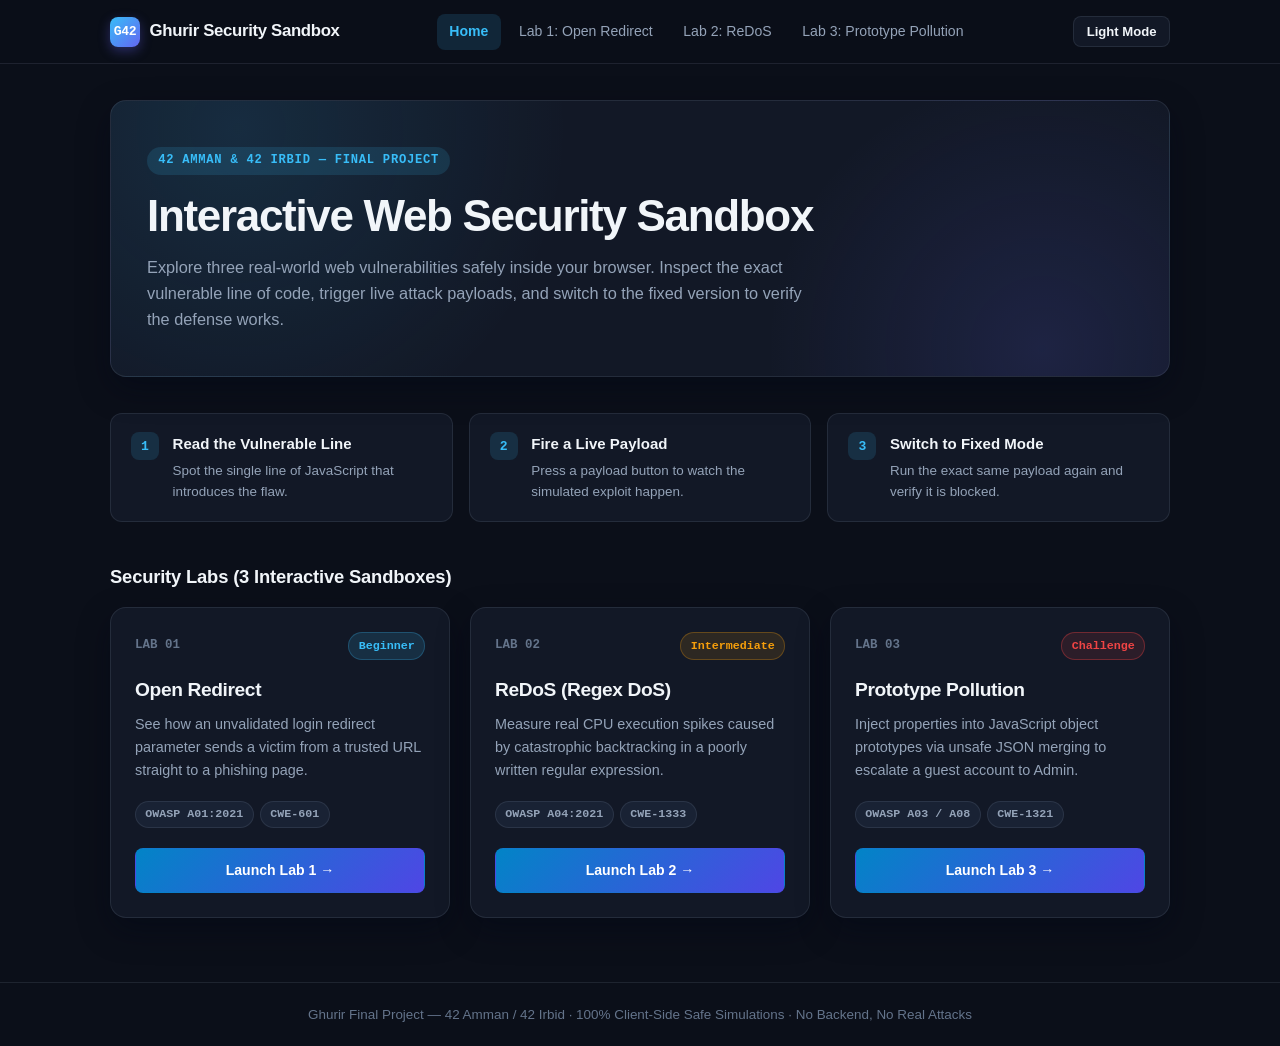
<file: index.html>
<!DOCTYPE html>
<html lang="en">
<head>
  <meta charset="UTF-8">
  <meta name="viewport" content="width=device-width, initial-scale=1.0">
  <title>Ghurir — Interactive Web Security Sandbox</title>
  <link rel="stylesheet" href="css/style.css">
  <script src="js/main.js"></script>
</head>
<body>
  <header class="navbar">
    <div class="nav-inner">
      <a class="brand" href="index.html">
        <span class="brand-mark">G42</span>
        <span>Ghurir Security Sandbox</span>
      </a>
      <nav class="nav-links" aria-label="Primary Navigation">
        <a class="nav-link active" href="index.html">Home</a>
        <a class="nav-link" href="lab-open-redirect.html">Lab 1: Open Redirect</a>
        <a class="nav-link" href="lab-redos.html">Lab 2: ReDoS</a>
        <a class="nav-link" href="lab-prototype-pollution.html">Lab 3: Prototype Pollution</a>
      </nav>
      <button id="themeToggle" class="theme-toggle" type="button">Light Mode</button>
    </div>
  </header>

  <main class="container">
    <section class="hero">
      <span class="eyebrow">42 Amman &amp; 42 Irbid — Final Project</span>
      <h1>Interactive Web Security Sandbox</h1>
      <p>
        Explore three real-world web vulnerabilities safely inside your browser. Inspect the exact vulnerable line of code, trigger live attack payloads, and switch to the fixed version to verify the defense works.
      </p>
    </section>

    <section class="steps-strip" aria-label="How to use this sandbox">
      <div class="step-card">
        <span class="step-num">1</span>
        <div>
          <h3>Read the Vulnerable Line</h3>
          <p>Spot the single line of JavaScript that introduces the flaw.</p>
        </div>
      </div>
      <div class="step-card">
        <span class="step-num">2</span>
        <div>
          <h3>Fire a Live Payload</h3>
          <p>Press a payload button to watch the simulated exploit happen.</p>
        </div>
      </div>
      <div class="step-card">
        <span class="step-num">3</span>
        <div>
          <h3>Switch to Fixed Mode</h3>
          <p>Run the exact same payload again and verify it is blocked.</p>
        </div>
      </div>
    </section>

    <h2 class="section-heading">Security Labs (3 Interactive Sandboxes)</h2>
    <section class="labs-grid">
      <article class="lab-card">
        <div>
          <div class="card-top">
            <span class="lab-index">LAB 01</span>
            <span class="badge badge-blue">Beginner</span>
          </div>
          <h2>Open Redirect</h2>
          <p>
            See how an unvalidated login redirect parameter sends a victim from a trusted URL straight to a phishing page.
          </p>
          <div class="meta-badges">
            <span class="badge badge-neutral">OWASP A01:2021</span>
            <span class="badge badge-neutral">CWE-601</span>
          </div>
        </div>
        <a class="btn btn-primary" href="lab-open-redirect.html">Launch Lab 1 &rarr;</a>
      </article>

      <article class="lab-card">
        <div>
          <div class="card-top">
            <span class="lab-index">LAB 02</span>
            <span class="badge badge-amber">Intermediate</span>
          </div>
          <h2>ReDoS (Regex DoS)</h2>
          <p>
            Measure real CPU execution spikes caused by catastrophic backtracking in a poorly written regular expression.
          </p>
          <div class="meta-badges">
            <span class="badge badge-neutral">OWASP A04:2021</span>
            <span class="badge badge-neutral">CWE-1333</span>
          </div>
        </div>
        <a class="btn btn-primary" href="lab-redos.html">Launch Lab 2 &rarr;</a>
      </article>

      <article class="lab-card">
        <div>
          <div class="card-top">
            <span class="lab-index">LAB 03</span>
            <span class="badge badge-red">Challenge</span>
          </div>
          <h2>Prototype Pollution</h2>
          <p>
            Inject properties into JavaScript object prototypes via unsafe JSON merging to escalate a guest account to Admin.
          </p>
          <div class="meta-badges">
            <span class="badge badge-neutral">OWASP A03 / A08</span>
            <span class="badge badge-neutral">CWE-1321</span>
          </div>
        </div>
        <a class="btn btn-primary" href="lab-prototype-pollution.html">Launch Lab 3 &rarr;</a>
      </article>
    </section>
  </main>

  <footer class="footer">
    Ghurir Final Project — 42 Amman / 42 Irbid &middot; 100% Client-Side Safe Simulations &middot; No Backend, No Real Attacks
  </footer>
</body>
</html>
</file>
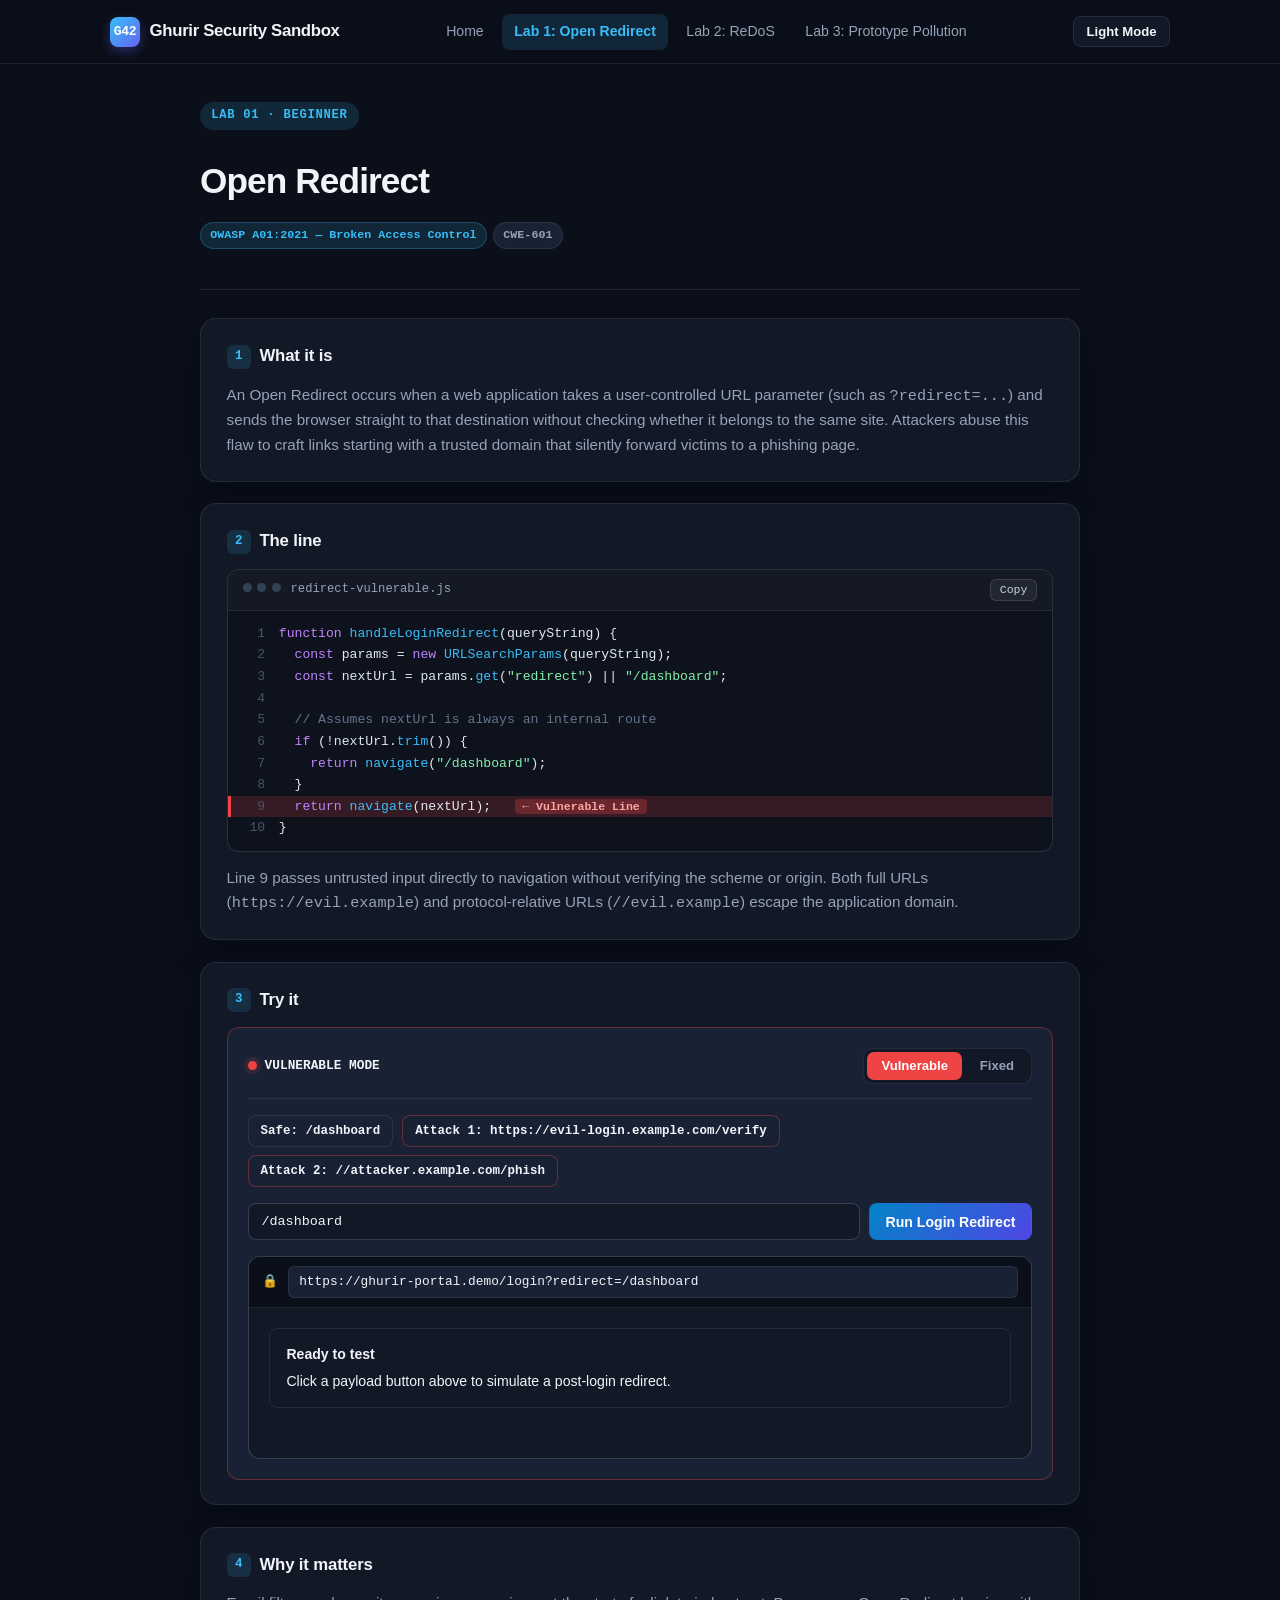
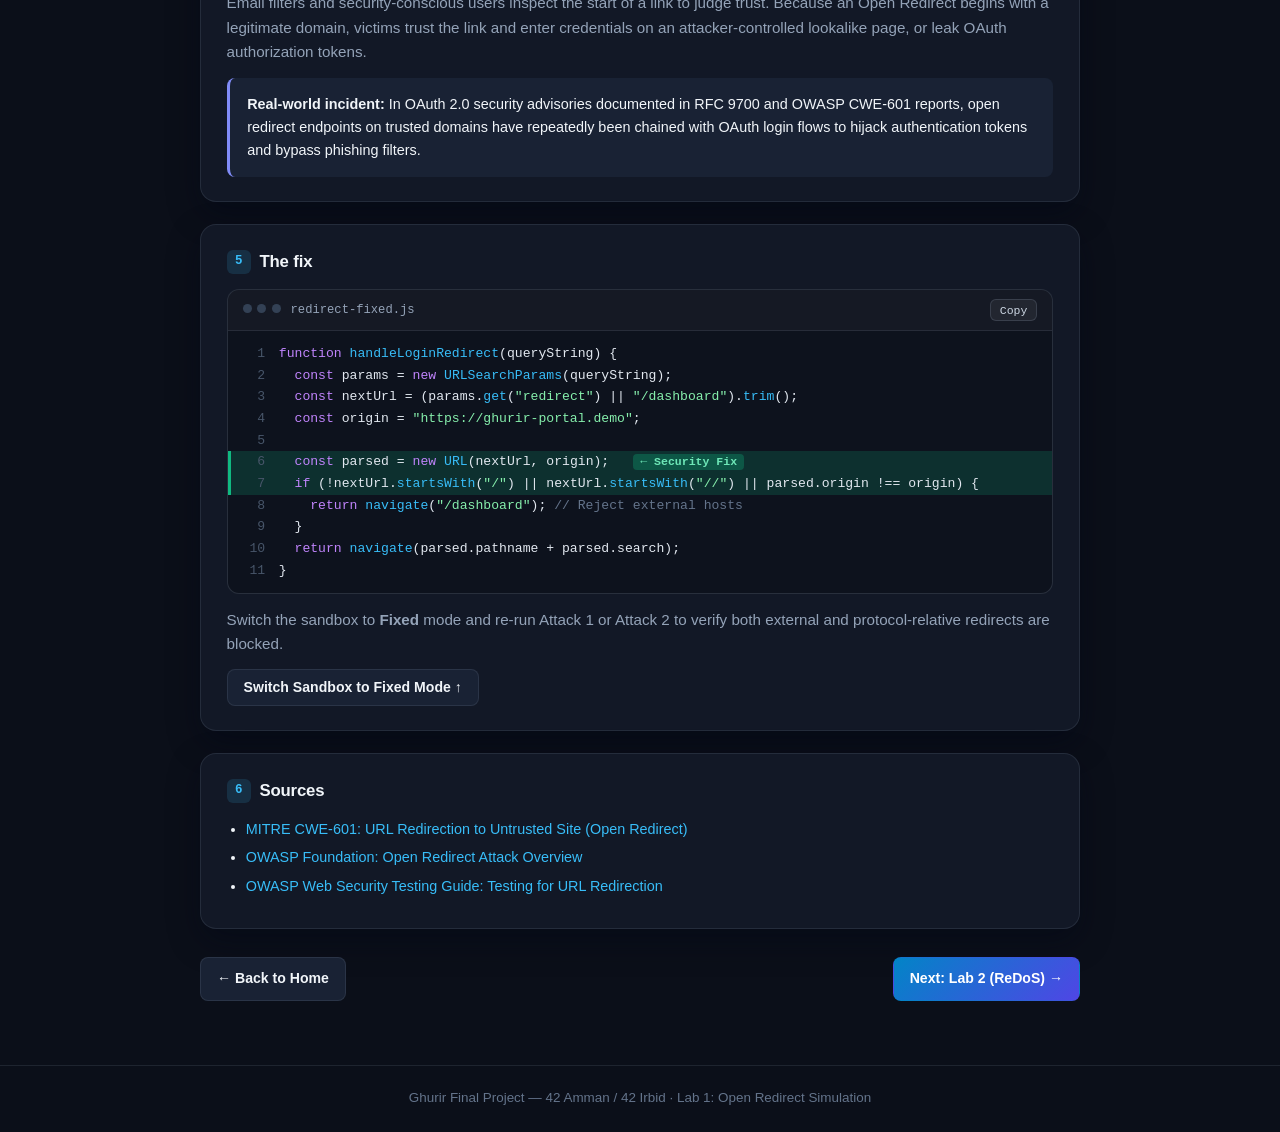
<file: lab-open-redirect.html>
<!DOCTYPE html>
<html lang="en">
<head>
  <meta charset="UTF-8">
  <meta name="viewport" content="width=device-width, initial-scale=1.0">
  <title>Lab 1: Open Redirect — Ghurir Security Sandbox</title>
  <link rel="stylesheet" href="css/style.css">
  <script src="js/main.js"></script>
</head>
<body>
  <header class="navbar">
    <div class="nav-inner">
      <a class="brand" href="index.html">
        <span class="brand-mark">G42</span>
        <span>Ghurir Security Sandbox</span>
      </a>
      <nav class="nav-links" aria-label="Primary Navigation">
        <a class="nav-link" href="index.html">Home</a>
        <a class="nav-link active" href="lab-open-redirect.html">Lab 1: Open Redirect</a>
        <a class="nav-link" href="lab-redos.html">Lab 2: ReDoS</a>
        <a class="nav-link" href="lab-prototype-pollution.html">Lab 3: Prototype Pollution</a>
      </nav>
      <button id="themeToggle" class="theme-toggle" type="button">Light Mode</button>
    </div>
  </header>

  <main class="container lab-container">
    <div class="lab-header">
      <span class="eyebrow">LAB 01 &middot; BEGINNER</span>
      <h1>Open Redirect</h1>
      <div class="meta-badges">
        <span class="badge badge-blue">OWASP A01:2021 — Broken Access Control</span>
        <span class="badge badge-neutral">CWE-601</span>
      </div>
    </div>

    <section class="lab-section">
      <h2 class="section-label"><span class="section-num">1</span> What it is</h2>
      <p>
        An Open Redirect occurs when a web application takes a user-controlled URL parameter (such as <code>?redirect=...</code>) and sends the browser straight to that destination without checking whether it belongs to the same site. Attackers abuse this flaw to craft links starting with a trusted domain that silently forward victims to a phishing page.
      </p>
    </section>

    <section class="lab-section">
      <h2 class="section-label"><span class="section-num">2</span> The line</h2>
      <div class="code-window">
        <div class="code-bar">
          <div><span class="code-dots"><span></span><span></span><span></span></span>redirect-vulnerable.js</div>
          <button class="copy-btn" type="button" data-copy-target="code-vuln-1">Copy</button>
        </div>
        <div id="code-vuln-1" class="code-lines">
          <div class="code-line"><span class="line-num">1</span><span class="line-text"><span class="kw">function</span> <span class="fn">handleLoginRedirect</span>(queryString) {</span></div>
          <div class="code-line"><span class="line-num">2</span><span class="line-text">  <span class="kw">const</span> params = <span class="kw">new</span> <span class="fn">URLSearchParams</span>(queryString);</span></div>
          <div class="code-line"><span class="line-num">3</span><span class="line-text">  <span class="kw">const</span> nextUrl = params.<span class="fn">get</span>(<span class="str">"redirect"</span>) || <span class="str">"/dashboard"</span>;</span></div>
          <div class="code-line"><span class="line-num">4</span><span class="line-text"></span></div>
          <div class="code-line"><span class="line-num">5</span><span class="line-text">  <span class="cm">// Assumes nextUrl is always an internal route</span></span></div>
          <div class="code-line"><span class="line-num">6</span><span class="line-text">  <span class="kw">if</span> (!nextUrl.<span class="fn">trim</span>()) {</span></div>
          <div class="code-line"><span class="line-num">7</span><span class="line-text">    <span class="kw">return</span> <span class="fn">navigate</span>(<span class="str">"/dashboard"</span>);</span></div>
          <div class="code-line"><span class="line-num">8</span><span class="line-text">  }</span></div>
          <div class="code-line highlight-vuln"><span class="line-num">9</span><span class="line-text">  <span class="kw">return</span> <span class="fn">navigate</span>(nextUrl); <span class="inline-tag vuln">&larr; Vulnerable Line</span></span></div>
          <div class="code-line"><span class="line-num">10</span><span class="line-text">}</span></div>
        </div>
      </div>
      <p>
        Line 9 passes untrusted input directly to navigation without verifying the scheme or origin. Both full URLs (<code>https://evil.example</code>) and protocol-relative URLs (<code>//evil.example</code>) escape the application domain.
      </p>
    </section>

    <section class="lab-section">
      <h2 class="section-label"><span class="section-num">3</span> Try it</h2>
      <div id="sandboxPanel" class="sandbox-panel">
        <div class="sandbox-header">
          <div class="mode-status">
            <span class="status-dot"></span>
            <span id="modeLabel">VULNERABLE MODE</span>
          </div>
          <div class="mode-switch" role="group" aria-label="Toggle Vulnerable or Fixed mode">
            <button id="btnVuln" class="mode-btn active-vuln" type="button">Vulnerable</button>
            <button id="btnFixed" class="mode-btn" type="button">Fixed</button>
          </div>
        </div>

        <div class="payload-bar">
          <button class="btn btn-payload" type="button" data-payload="/dashboard">Safe: /dashboard</button>
          <button class="btn btn-payload attack" type="button" data-payload="https://evil-login.example.com/verify">Attack 1: https://evil-login.example.com/verify</button>
          <button class="btn btn-payload attack" type="button" data-payload="//attacker.example.com/phish">Attack 2: //attacker.example.com/phish</button>
        </div>

        <div class="input-row">
          <input id="redirectInput" class="text-input" type="text" value="/dashboard" aria-label="Redirect parameter value">
          <button id="runRedirectBtn" class="btn btn-primary" type="button">Run Login Redirect</button>
        </div>

        <div class="sim-browser">
          <div class="sim-browser-bar">
            <span id="simLock" aria-hidden="true">&#128274;</span>
            <div id="simUrl" class="sim-url-pill">https://ghurir-portal.demo/login?redirect=/dashboard</div>
          </div>
          <div id="simViewport" class="sim-viewport">
            <div class="alert-box">
              <strong>Ready to test</strong>
              Click a payload button above to simulate a post-login redirect.
            </div>
          </div>
        </div>
      </div>
    </section>

    <section class="lab-section">
      <h2 class="section-label"><span class="section-num">4</span> Why it matters</h2>
      <p>
        Email filters and security-conscious users inspect the start of a link to judge trust. Because an Open Redirect begins with a legitimate domain, victims trust the link and enter credentials on an attacker-controlled lookalike page, or leak OAuth authorization tokens.
      </p>
      <div class="incident-callout">
        <strong>Real-world incident:</strong> In OAuth 2.0 security advisories documented in RFC 9700 and OWASP CWE-601 reports, open redirect endpoints on trusted domains have repeatedly been chained with OAuth login flows to hijack authentication tokens and bypass phishing filters.
      </div>
    </section>

    <section class="lab-section">
      <h2 class="section-label"><span class="section-num">5</span> The fix</h2>
      <div class="code-window">
        <div class="code-bar">
          <div><span class="code-dots"><span></span><span></span><span></span></span>redirect-fixed.js</div>
          <button class="copy-btn" type="button" data-copy-target="code-fix-1">Copy</button>
        </div>
        <div id="code-fix-1" class="code-lines">
          <div class="code-line"><span class="line-num">1</span><span class="line-text"><span class="kw">function</span> <span class="fn">handleLoginRedirect</span>(queryString) {</span></div>
          <div class="code-line"><span class="line-num">2</span><span class="line-text">  <span class="kw">const</span> params = <span class="kw">new</span> <span class="fn">URLSearchParams</span>(queryString);</span></div>
          <div class="code-line"><span class="line-num">3</span><span class="line-text">  <span class="kw">const</span> nextUrl = (params.<span class="fn">get</span>(<span class="str">"redirect"</span>) || <span class="str">"/dashboard"</span>).<span class="fn">trim</span>();</span></div>
          <div class="code-line"><span class="line-num">4</span><span class="line-text">  <span class="kw">const</span> origin = <span class="str">"https://ghurir-portal.demo"</span>;</span></div>
          <div class="code-line"><span class="line-num">5</span><span class="line-text"></span></div>
          <div class="code-line highlight-fix"><span class="line-num">6</span><span class="line-text">  <span class="kw">const</span> parsed = <span class="kw">new</span> <span class="fn">URL</span>(nextUrl, origin); <span class="inline-tag fix">&larr; Security Fix</span></span></div>
          <div class="code-line highlight-fix"><span class="line-num">7</span><span class="line-text">  <span class="kw">if</span> (!nextUrl.<span class="fn">startsWith</span>(<span class="str">"/"</span>) || nextUrl.<span class="fn">startsWith</span>(<span class="str">"//"</span>) || parsed.origin !== origin) {</span></div>
          <div class="code-line"><span class="line-num">8</span><span class="line-text">    <span class="kw">return</span> <span class="fn">navigate</span>(<span class="str">"/dashboard"</span>); <span class="cm">// Reject external hosts</span></span></div>
          <div class="code-line"><span class="line-num">9</span><span class="line-text">  }</span></div>
          <div class="code-line"><span class="line-num">10</span><span class="line-text">  <span class="kw">return</span> <span class="fn">navigate</span>(parsed.pathname + parsed.search);</span></div>
          <div class="code-line"><span class="line-num">11</span><span class="line-text">}</span></div>
        </div>
      </div>
      <p>
        Switch the sandbox to <strong>Fixed</strong> mode and re-run Attack 1 or Attack 2 to verify both external and protocol-relative redirects are blocked.
      </p>
      <div style="margin-top: 0.75rem;">
        <button id="switchToFixShortcut" class="btn btn-secondary" type="button">Switch Sandbox to Fixed Mode &uarr;</button>
      </div>
    </section>

    <section class="lab-section">
      <h2 class="section-label"><span class="section-num">6</span> Sources</h2>
      <ul class="sources-list">
        <li><a href="https://cwe.mitre.org/data/definitions/601.html" target="_blank" rel="noopener noreferrer">MITRE CWE-601: URL Redirection to Untrusted Site (Open Redirect)</a></li>
        <li><a href="https://community.owasp.org/attacks/open_redirect" target="_blank" rel="noopener noreferrer">OWASP Foundation: Open Redirect Attack Overview</a></li>
        <li><a href="https://wstg.owasp.org/latest/4-Web_Application_Security_Testing/07-Injection/24-Server-side_URL_Redirect/" target="_blank" rel="noopener noreferrer">OWASP Web Security Testing Guide: Testing for URL Redirection</a></li>
      </ul>
    </section>

    <div class="lab-pager">
      <a class="btn btn-secondary" href="index.html">&larr; Back to Home</a>
      <a class="btn btn-primary" href="lab-redos.html">Next: Lab 2 (ReDoS) &rarr;</a>
    </div>
  </main>

  <footer class="footer">
    Ghurir Final Project — 42 Amman / 42 Irbid &middot; Lab 1: Open Redirect Simulation
  </footer>

  <script src="js/lab-open-redirect.js"></script>
</body>
</html>
</file>
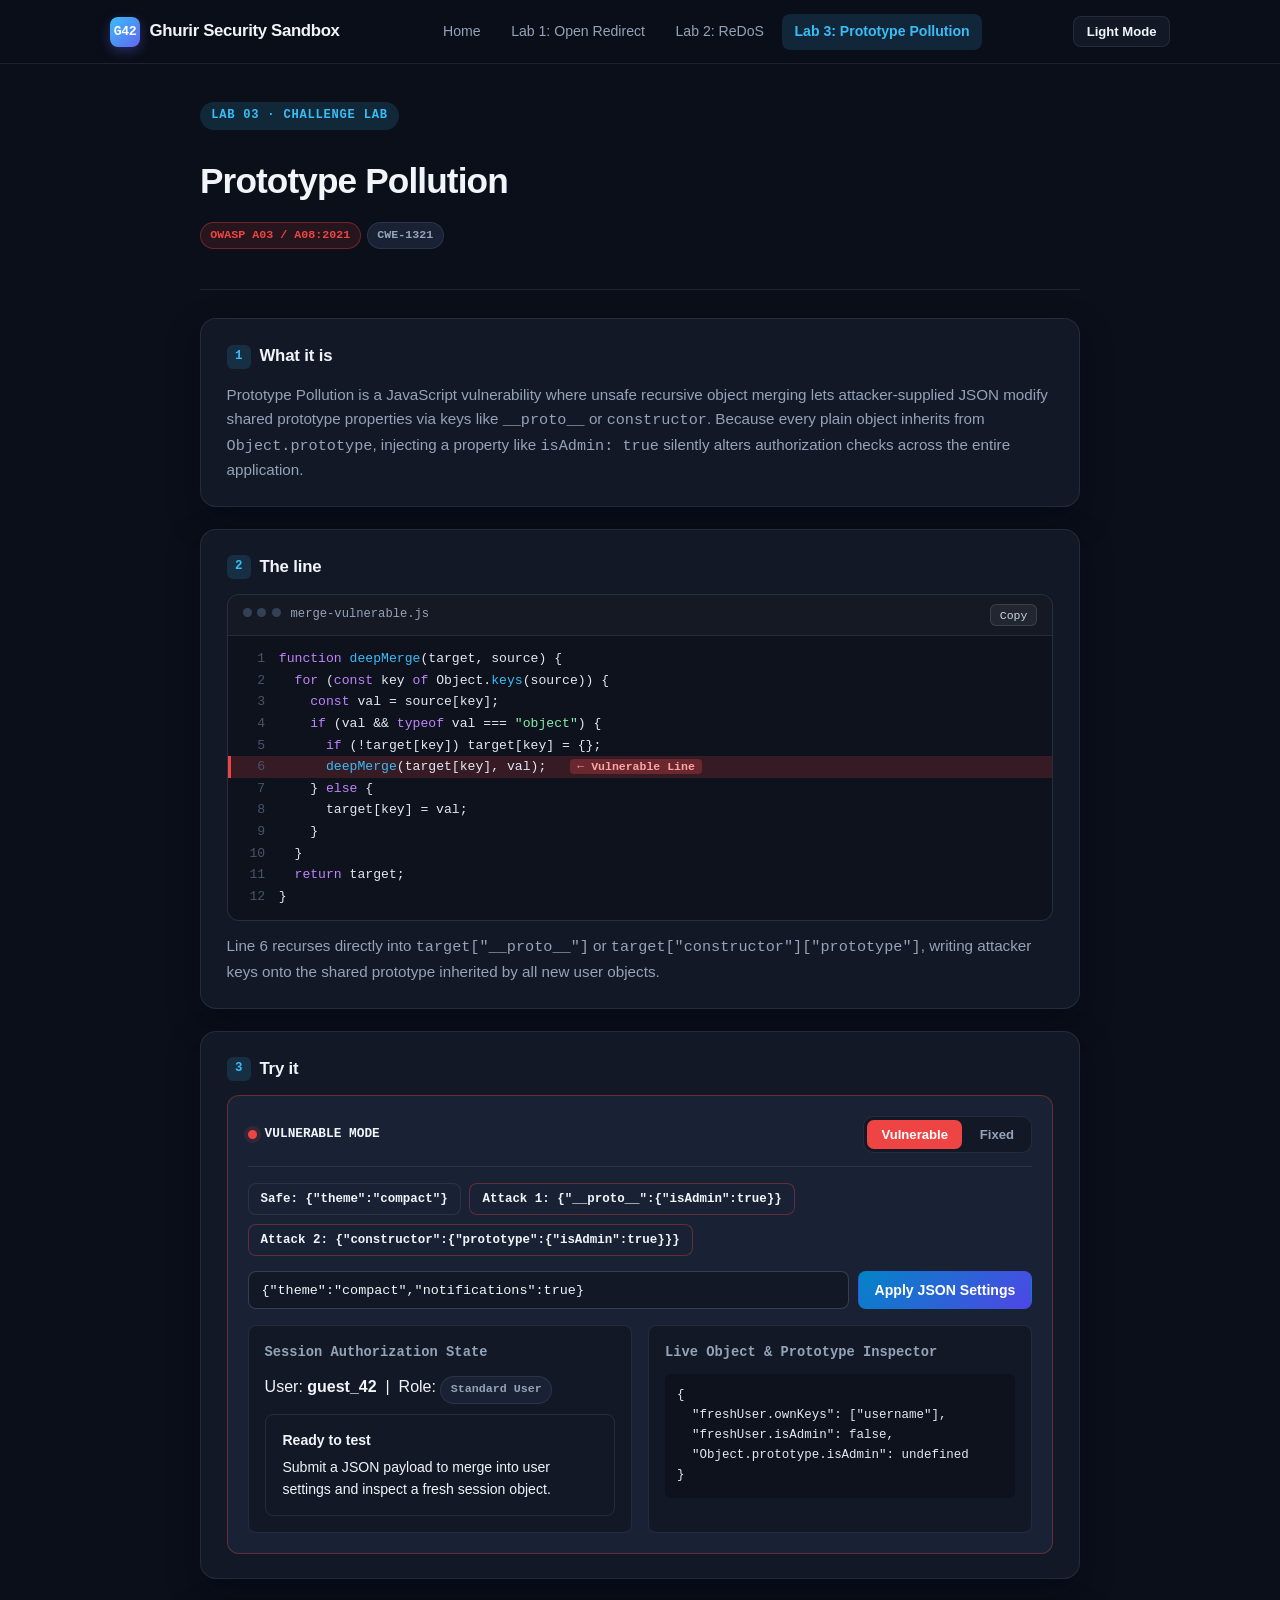
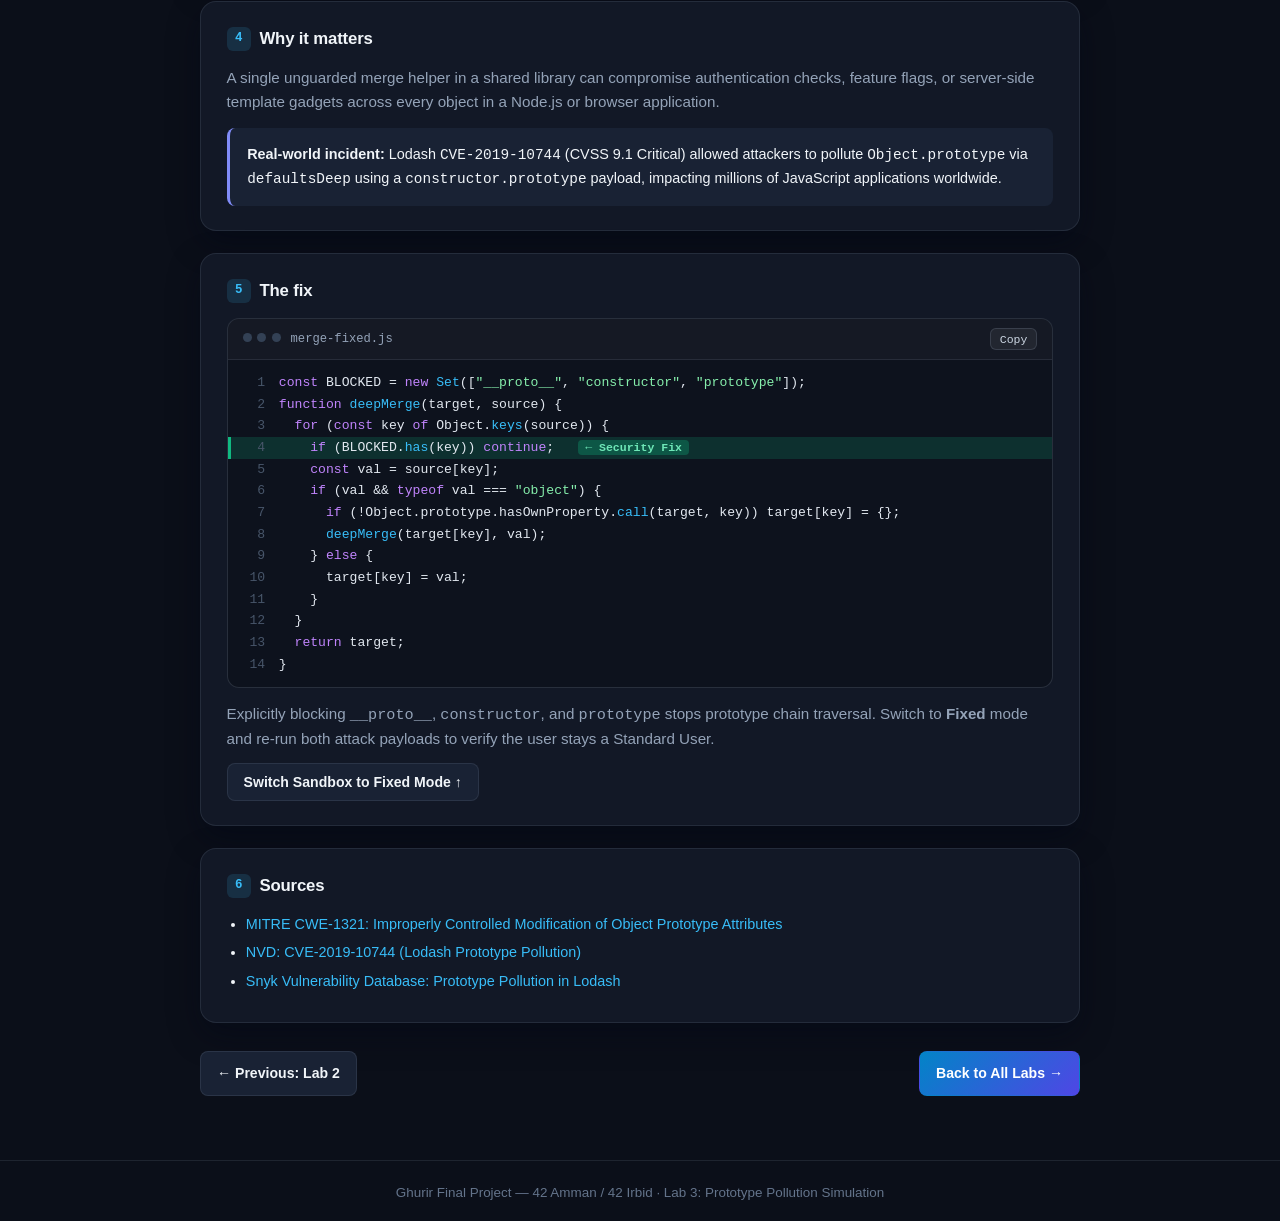
<file: lab-prototype-pollution.html>
<!DOCTYPE html>
<html lang="en">
<head>
  <meta charset="UTF-8">
  <meta name="viewport" content="width=device-width, initial-scale=1.0">
  <title>Lab 3: Prototype Pollution — Ghurir Security Sandbox</title>
  <link rel="stylesheet" href="css/style.css">
  <script src="js/main.js"></script>
</head>
<body>
  <header class="navbar">
    <div class="nav-inner">
      <a class="brand" href="index.html">
        <span class="brand-mark">G42</span>
        <span>Ghurir Security Sandbox</span>
      </a>
      <nav class="nav-links" aria-label="Primary Navigation">
        <a class="nav-link" href="index.html">Home</a>
        <a class="nav-link" href="lab-open-redirect.html">Lab 1: Open Redirect</a>
        <a class="nav-link" href="lab-redos.html">Lab 2: ReDoS</a>
        <a class="nav-link active" href="lab-prototype-pollution.html">Lab 3: Prototype Pollution</a>
      </nav>
      <button id="themeToggle" class="theme-toggle" type="button">Light Mode</button>
    </div>
  </header>

  <main class="container lab-container">
    <div class="lab-header">
      <span class="eyebrow">LAB 03 &middot; CHALLENGE LAB</span>
      <h1>Prototype Pollution</h1>
      <div class="meta-badges">
        <span class="badge badge-red">OWASP A03 / A08:2021</span>
        <span class="badge badge-neutral">CWE-1321</span>
      </div>
    </div>

    <section class="lab-section">
      <h2 class="section-label"><span class="section-num">1</span> What it is</h2>
      <p>
        Prototype Pollution is a JavaScript vulnerability where unsafe recursive object merging lets attacker-supplied JSON modify shared prototype properties via keys like <code>__proto__</code> or <code>constructor</code>. Because every plain object inherits from <code>Object.prototype</code>, injecting a property like <code>isAdmin: true</code> silently alters authorization checks across the entire application.
      </p>
    </section>

    <section class="lab-section">
      <h2 class="section-label"><span class="section-num">2</span> The line</h2>
      <div class="code-window">
        <div class="code-bar">
          <div><span class="code-dots"><span></span><span></span><span></span></span>merge-vulnerable.js</div>
          <button class="copy-btn" type="button" data-copy-target="code-vuln-3">Copy</button>
        </div>
        <div id="code-vuln-3" class="code-lines">
          <div class="code-line"><span class="line-num">1</span><span class="line-text"><span class="kw">function</span> <span class="fn">deepMerge</span>(target, source) {</span></div>
          <div class="code-line"><span class="line-num">2</span><span class="line-text">  <span class="kw">for</span> (<span class="kw">const</span> key <span class="kw">of</span> Object.<span class="fn">keys</span>(source)) {</span></div>
          <div class="code-line"><span class="line-num">3</span><span class="line-text">    <span class="kw">const</span> val = source[key];</span></div>
          <div class="code-line"><span class="line-num">4</span><span class="line-text">    <span class="kw">if</span> (val &amp;&amp; <span class="kw">typeof</span> val === <span class="str">"object"</span>) {</span></div>
          <div class="code-line"><span class="line-num">5</span><span class="line-text">      <span class="kw">if</span> (!target[key]) target[key] = {};</span></div>
          <div class="code-line highlight-vuln"><span class="line-num">6</span><span class="line-text">      <span class="fn">deepMerge</span>(target[key], val); <span class="inline-tag vuln">&larr; Vulnerable Line</span></span></div>
          <div class="code-line"><span class="line-num">7</span><span class="line-text">    } <span class="kw">else</span> {</span></div>
          <div class="code-line"><span class="line-num">8</span><span class="line-text">      target[key] = val;</span></div>
          <div class="code-line"><span class="line-num">9</span><span class="line-text">    }</span></div>
          <div class="code-line"><span class="line-num">10</span><span class="line-text">  }</span></div>
          <div class="code-line"><span class="line-num">11</span><span class="line-text">  <span class="kw">return</span> target;</span></div>
          <div class="code-line"><span class="line-num">12</span><span class="line-text">}</span></div>
        </div>
      </div>
      <p>
        Line 6 recurses directly into <code>target["__proto__"]</code> or <code>target["constructor"]["prototype"]</code>, writing attacker keys onto the shared prototype inherited by all new user objects.
      </p>
    </section>

    <section class="lab-section">
      <h2 class="section-label"><span class="section-num">3</span> Try it</h2>
      <div id="sandboxPanel" class="sandbox-panel">
        <div class="sandbox-header">
          <div class="mode-status">
            <span class="status-dot"></span>
            <span id="modeLabel">VULNERABLE MODE</span>
          </div>
          <div class="mode-switch" role="group" aria-label="Toggle Vulnerable or Fixed mode">
            <button id="btnVuln" class="mode-btn active-vuln" type="button">Vulnerable</button>
            <button id="btnFixed" class="mode-btn" type="button">Fixed</button>
          </div>
        </div>

        <div class="payload-bar">
          <button class="btn btn-payload" type="button" data-payload='{"theme":"compact","notifications":true}'>Safe: {"theme":"compact"}</button>
          <button class="btn btn-payload attack" type="button" data-payload='{"__proto__":{"isAdmin":true}}'>Attack 1: {"__proto__":{"isAdmin":true}}</button>
          <button class="btn btn-payload attack" type="button" data-payload='{"constructor":{"prototype":{"isAdmin":true}}}'>Attack 2: {"constructor":{"prototype":{"isAdmin":true}}}</button>
        </div>

        <div class="input-row">
          <input id="jsonInput" class="text-input" type="text" value='{"theme":"compact","notifications":true}' aria-label="JSON preferences payload">
          <button id="runMergeBtn" class="btn btn-primary" type="button">Apply JSON Settings</button>
        </div>

        <div class="proto-grid">
          <div class="inspector-card">
            <h4>Session Authorization State</h4>
            <div style="margin-bottom: 0.65rem;">
              User: <strong>guest_42</strong> &nbsp;|&nbsp;
              Role: <span id="roleBadge" class="badge badge-neutral">Standard User</span>
            </div>
            <div id="protoLog" class="alert-box">
              <strong>Ready to test</strong>
              Submit a JSON payload to merge into user settings and inspect a fresh session object.
            </div>
            <div id="adminVault" class="admin-vault hidden">
              <strong>ADMIN PANEL UNLOCKED (Simulated Privilege Escalation)</strong>
              A brand-new <code>freshUser</code> object inherited <code>isAdmin === true</code> from the polluted prototype!
            </div>
          </div>
          <div class="inspector-card">
            <h4>Live Object &amp; Prototype Inspector</h4>
            <pre id="protoState" class="json-box">{
  "freshUser.ownKeys": ["username"],
  "freshUser.isAdmin": false,
  "Object.prototype.isAdmin": undefined
}</pre>
          </div>
        </div>
      </div>
    </section>

    <section class="lab-section">
      <h2 class="section-label"><span class="section-num">4</span> Why it matters</h2>
      <p>
        A single unguarded merge helper in a shared library can compromise authentication checks, feature flags, or server-side template gadgets across every object in a Node.js or browser application.
      </p>
      <div class="incident-callout">
        <strong>Real-world incident:</strong> Lodash <code>CVE-2019-10744</code> (CVSS 9.1 Critical) allowed attackers to pollute <code>Object.prototype</code> via <code>defaultsDeep</code> using a <code>constructor.prototype</code> payload, impacting millions of JavaScript applications worldwide.
      </div>
    </section>

    <section class="lab-section">
      <h2 class="section-label"><span class="section-num">5</span> The fix</h2>
      <div class="code-window">
        <div class="code-bar">
          <div><span class="code-dots"><span></span><span></span><span></span></span>merge-fixed.js</div>
          <button class="copy-btn" type="button" data-copy-target="code-fix-3">Copy</button>
        </div>
        <div id="code-fix-3" class="code-lines">
          <div class="code-line"><span class="line-num">1</span><span class="line-text"><span class="kw">const</span> BLOCKED = <span class="kw">new</span> <span class="fn">Set</span>([<span class="str">"__proto__"</span>, <span class="str">"constructor"</span>, <span class="str">"prototype"</span>]);</span></div>
          <div class="code-line"><span class="line-num">2</span><span class="line-text"><span class="kw">function</span> <span class="fn">deepMerge</span>(target, source) {</span></div>
          <div class="code-line"><span class="line-num">3</span><span class="line-text">  <span class="kw">for</span> (<span class="kw">const</span> key <span class="kw">of</span> Object.<span class="fn">keys</span>(source)) {</span></div>
          <div class="code-line highlight-fix"><span class="line-num">4</span><span class="line-text">    <span class="kw">if</span> (BLOCKED.<span class="fn">has</span>(key)) <span class="kw">continue</span>; <span class="inline-tag fix">&larr; Security Fix</span></span></div>
          <div class="code-line"><span class="line-num">5</span><span class="line-text">    <span class="kw">const</span> val = source[key];</span></div>
          <div class="code-line"><span class="line-num">6</span><span class="line-text">    <span class="kw">if</span> (val &amp;&amp; <span class="kw">typeof</span> val === <span class="str">"object"</span>) {</span></div>
          <div class="code-line"><span class="line-num">7</span><span class="line-text">      <span class="kw">if</span> (!Object.prototype.hasOwnProperty.<span class="fn">call</span>(target, key)) target[key] = {};</span></div>
          <div class="code-line"><span class="line-num">8</span><span class="line-text">      <span class="fn">deepMerge</span>(target[key], val);</span></div>
          <div class="code-line"><span class="line-num">9</span><span class="line-text">    } <span class="kw">else</span> {</span></div>
          <div class="code-line"><span class="line-num">10</span><span class="line-text">      target[key] = val;</span></div>
          <div class="code-line"><span class="line-num">11</span><span class="line-text">    }</span></div>
          <div class="code-line"><span class="line-num">12</span><span class="line-text">  }</span></div>
          <div class="code-line"><span class="line-num">13</span><span class="line-text">  <span class="kw">return</span> target;</span></div>
          <div class="code-line"><span class="line-num">14</span><span class="line-text">}</span></div>
        </div>
      </div>
      <p>
        Explicitly blocking <code>__proto__</code>, <code>constructor</code>, and <code>prototype</code> stops prototype chain traversal. Switch to <strong>Fixed</strong> mode and re-run both attack payloads to verify the user stays a Standard User.
      </p>
      <div style="margin-top: 0.75rem;">
        <button id="switchToFixShortcut" class="btn btn-secondary" type="button">Switch Sandbox to Fixed Mode &uarr;</button>
      </div>
    </section>

    <section class="lab-section">
      <h2 class="section-label"><span class="section-num">6</span> Sources</h2>
      <ul class="sources-list">
        <li><a href="https://cwe.mitre.org/data/definitions/1321.html" target="_blank" rel="noopener noreferrer">MITRE CWE-1321: Improperly Controlled Modification of Object Prototype Attributes</a></li>
        <li><a href="https://nvd.nist.gov/vuln/detail/cve-2019-10744" target="_blank" rel="noopener noreferrer">NVD: CVE-2019-10744 (Lodash Prototype Pollution)</a></li>
        <li><a href="https://security.snyk.io/vuln/SNYK-JS-LODASH-450202" target="_blank" rel="noopener noreferrer">Snyk Vulnerability Database: Prototype Pollution in Lodash</a></li>
      </ul>
    </section>

    <div class="lab-pager">
      <a class="btn btn-secondary" href="lab-redos.html">&larr; Previous: Lab 2</a>
      <a class="btn btn-primary" href="index.html">Back to All Labs &rarr;</a>
    </div>
  </main>

  <footer class="footer">
    Ghurir Final Project — 42 Amman / 42 Irbid &middot; Lab 3: Prototype Pollution Simulation
  </footer>

  <script src="js/lab-prototype-pollution.js"></script>
</body>
</html>
</file>
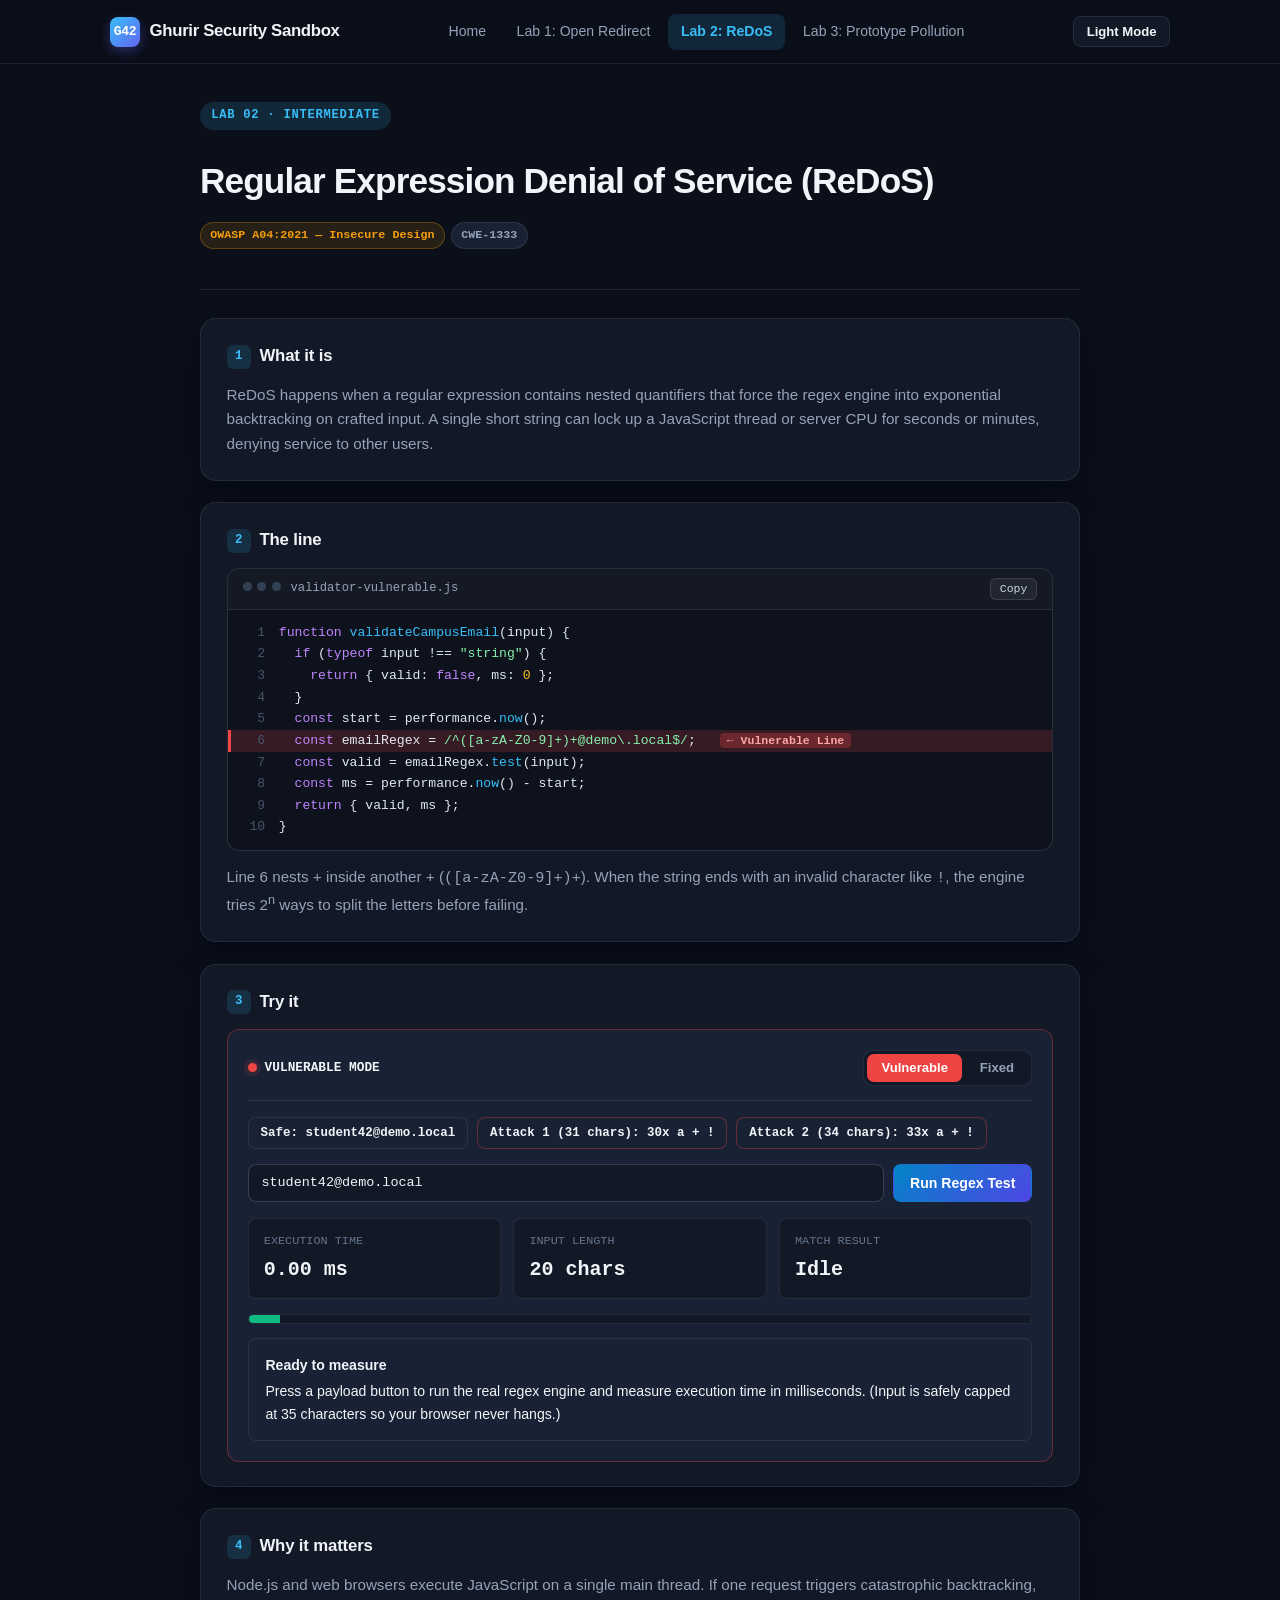
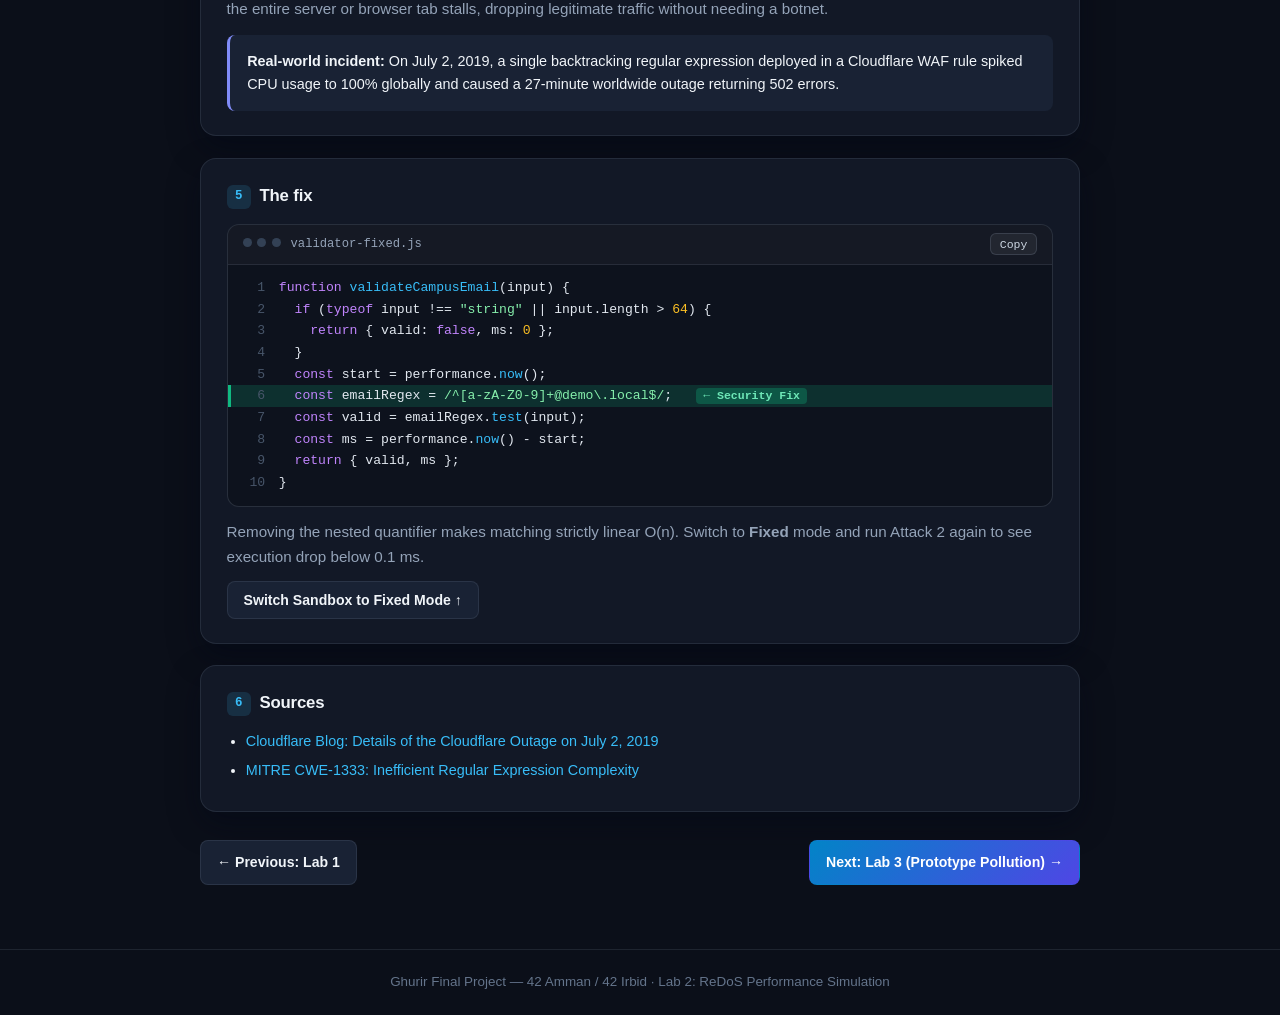
<file: lab-redos.html>
<!DOCTYPE html>
<html lang="en">
<head>
  <meta charset="UTF-8">
  <meta name="viewport" content="width=device-width, initial-scale=1.0">
  <title>Lab 2: ReDoS — Ghurir Security Sandbox</title>
  <link rel="stylesheet" href="css/style.css">
  <script src="js/main.js"></script>
</head>
<body>
  <header class="navbar">
    <div class="nav-inner">
      <a class="brand" href="index.html">
        <span class="brand-mark">G42</span>
        <span>Ghurir Security Sandbox</span>
      </a>
      <nav class="nav-links" aria-label="Primary Navigation">
        <a class="nav-link" href="index.html">Home</a>
        <a class="nav-link" href="lab-open-redirect.html">Lab 1: Open Redirect</a>
        <a class="nav-link active" href="lab-redos.html">Lab 2: ReDoS</a>
        <a class="nav-link" href="lab-prototype-pollution.html">Lab 3: Prototype Pollution</a>
      </nav>
      <button id="themeToggle" class="theme-toggle" type="button">Light Mode</button>
    </div>
  </header>

  <main class="container lab-container">
    <div class="lab-header">
      <span class="eyebrow">LAB 02 &middot; INTERMEDIATE</span>
      <h1>Regular Expression Denial of Service (ReDoS)</h1>
      <div class="meta-badges">
        <span class="badge badge-amber">OWASP A04:2021 — Insecure Design</span>
        <span class="badge badge-neutral">CWE-1333</span>
      </div>
    </div>

    <section class="lab-section">
      <h2 class="section-label"><span class="section-num">1</span> What it is</h2>
      <p>
        ReDoS happens when a regular expression contains nested quantifiers that force the regex engine into exponential backtracking on crafted input. A single short string can lock up a JavaScript thread or server CPU for seconds or minutes, denying service to other users.
      </p>
    </section>

    <section class="lab-section">
      <h2 class="section-label"><span class="section-num">2</span> The line</h2>
      <div class="code-window">
        <div class="code-bar">
          <div><span class="code-dots"><span></span><span></span><span></span></span>validator-vulnerable.js</div>
          <button class="copy-btn" type="button" data-copy-target="code-vuln-2">Copy</button>
        </div>
        <div id="code-vuln-2" class="code-lines">
          <div class="code-line"><span class="line-num">1</span><span class="line-text"><span class="kw">function</span> <span class="fn">validateCampusEmail</span>(input) {</span></div>
          <div class="code-line"><span class="line-num">2</span><span class="line-text">  <span class="kw">if</span> (<span class="kw">typeof</span> input !== <span class="str">"string"</span>) {</span></div>
          <div class="code-line"><span class="line-num">3</span><span class="line-text">    <span class="kw">return</span> { valid: <span class="kw">false</span>, ms: <span class="num">0</span> };</span></div>
          <div class="code-line"><span class="line-num">4</span><span class="line-text">  }</span></div>
          <div class="code-line"><span class="line-num">5</span><span class="line-text">  <span class="kw">const</span> start = performance.<span class="fn">now</span>();</span></div>
          <div class="code-line highlight-vuln"><span class="line-num">6</span><span class="line-text">  <span class="kw">const</span> emailRegex = <span class="str">/^([a-zA-Z0-9]+)+@demo\.local$/</span>; <span class="inline-tag vuln">&larr; Vulnerable Line</span></span></div>
          <div class="code-line"><span class="line-num">7</span><span class="line-text">  <span class="kw">const</span> valid = emailRegex.<span class="fn">test</span>(input);</span></div>
          <div class="code-line"><span class="line-num">8</span><span class="line-text">  <span class="kw">const</span> ms = performance.<span class="fn">now</span>() - start;</span></div>
          <div class="code-line"><span class="line-num">9</span><span class="line-text">  <span class="kw">return</span> { valid, ms };</span></div>
          <div class="code-line"><span class="line-num">10</span><span class="line-text">}</span></div>
        </div>
      </div>
      <p>
        Line 6 nests <code>+</code> inside another <code>+</code> (<code>([a-zA-Z0-9]+)+</code>). When the string ends with an invalid character like <code>!</code>, the engine tries 2<sup>n</sup> ways to split the letters before failing.
      </p>
    </section>

    <section class="lab-section">
      <h2 class="section-label"><span class="section-num">3</span> Try it</h2>
      <div id="sandboxPanel" class="sandbox-panel">
        <div class="sandbox-header">
          <div class="mode-status">
            <span class="status-dot"></span>
            <span id="modeLabel">VULNERABLE MODE</span>
          </div>
          <div class="mode-switch" role="group" aria-label="Toggle Vulnerable or Fixed mode">
            <button id="btnVuln" class="mode-btn active-vuln" type="button">Vulnerable</button>
            <button id="btnFixed" class="mode-btn" type="button">Fixed</button>
          </div>
        </div>

        <div class="payload-bar">
          <button class="btn btn-payload" type="button" data-payload="student42@demo.local">Safe: student42@demo.local</button>
          <button class="btn btn-payload attack" type="button" data-payload="aaaaaaaaaaaaaaaaaaaaaaaaaaaaaa!">Attack 1 (31 chars): 30x a + !</button>
          <button class="btn btn-payload attack" type="button" data-payload="aaaaaaaaaaaaaaaaaaaaaaaaaaaaaaaaa!">Attack 2 (34 chars): 33x a + !</button>
        </div>

        <div class="input-row">
          <input id="regexInput" class="text-input" type="text" maxlength="35" value="student42@demo.local" aria-label="Email input to validate">
          <button id="runRegexBtn" class="btn btn-primary" type="button">Run Regex Test</button>
        </div>

        <div class="metrics-row">
          <div class="metric-tile">
            <div class="metric-label">Execution Time</div>
            <div id="metricTime" class="metric-value">0.00 ms</div>
          </div>
          <div class="metric-tile">
            <div class="metric-label">Input Length</div>
            <div id="metricLen" class="metric-value">20 chars</div>
          </div>
          <div class="metric-tile">
            <div class="metric-label">Match Result</div>
            <div id="metricMatch" class="metric-value">Idle</div>
          </div>
        </div>

        <div class="gauge-track" aria-label="CPU latency gauge">
          <div id="gaugeFill" class="gauge-fill"></div>
        </div>

        <div id="regexOutput" class="alert-box">
          <strong>Ready to measure</strong>
          Press a payload button to run the real regex engine and measure execution time in milliseconds. (Input is safely capped at 35 characters so your browser never hangs.)
        </div>
      </div>
    </section>

    <section class="lab-section">
      <h2 class="section-label"><span class="section-num">4</span> Why it matters</h2>
      <p>
        Node.js and web browsers execute JavaScript on a single main thread. If one request triggers catastrophic backtracking, the entire server or browser tab stalls, dropping legitimate traffic without needing a botnet.
      </p>
      <div class="incident-callout">
        <strong>Real-world incident:</strong> On July 2, 2019, a single backtracking regular expression deployed in a Cloudflare WAF rule spiked CPU usage to 100% globally and caused a 27-minute worldwide outage returning 502 errors.
      </div>
    </section>

    <section class="lab-section">
      <h2 class="section-label"><span class="section-num">5</span> The fix</h2>
      <div class="code-window">
        <div class="code-bar">
          <div><span class="code-dots"><span></span><span></span><span></span></span>validator-fixed.js</div>
          <button class="copy-btn" type="button" data-copy-target="code-fix-2">Copy</button>
        </div>
        <div id="code-fix-2" class="code-lines">
          <div class="code-line"><span class="line-num">1</span><span class="line-text"><span class="kw">function</span> <span class="fn">validateCampusEmail</span>(input) {</span></div>
          <div class="code-line"><span class="line-num">2</span><span class="line-text">  <span class="kw">if</span> (<span class="kw">typeof</span> input !== <span class="str">"string"</span> || input.length &gt; <span class="num">64</span>) {</span></div>
          <div class="code-line"><span class="line-num">3</span><span class="line-text">    <span class="kw">return</span> { valid: <span class="kw">false</span>, ms: <span class="num">0</span> };</span></div>
          <div class="code-line"><span class="line-num">4</span><span class="line-text">  }</span></div>
          <div class="code-line"><span class="line-num">5</span><span class="line-text">  <span class="kw">const</span> start = performance.<span class="fn">now</span>();</span></div>
          <div class="code-line highlight-fix"><span class="line-num">6</span><span class="line-text">  <span class="kw">const</span> emailRegex = <span class="str">/^[a-zA-Z0-9]+@demo\.local$/</span>; <span class="inline-tag fix">&larr; Security Fix</span></span></div>
          <div class="code-line"><span class="line-num">7</span><span class="line-text">  <span class="kw">const</span> valid = emailRegex.<span class="fn">test</span>(input);</span></div>
          <div class="code-line"><span class="line-num">8</span><span class="line-text">  <span class="kw">const</span> ms = performance.<span class="fn">now</span>() - start;</span></div>
          <div class="code-line"><span class="line-num">9</span><span class="line-text">  <span class="kw">return</span> { valid, ms };</span></div>
          <div class="code-line"><span class="line-num">10</span><span class="line-text">}</span></div>
        </div>
      </div>
      <p>
        Removing the nested quantifier makes matching strictly linear O(n). Switch to <strong>Fixed</strong> mode and run Attack 2 again to see execution drop below 0.1 ms.
      </p>
      <div style="margin-top: 0.75rem;">
        <button id="switchToFixShortcut" class="btn btn-secondary" type="button">Switch Sandbox to Fixed Mode &uarr;</button>
      </div>
    </section>

    <section class="lab-section">
      <h2 class="section-label"><span class="section-num">6</span> Sources</h2>
      <ul class="sources-list">
        <li><a href="https://blog.cloudflare.com/details-of-the-cloudflare-outage-on-july-2-2019/" target="_blank" rel="noopener noreferrer">Cloudflare Blog: Details of the Cloudflare Outage on July 2, 2019</a></li>
        <li><a href="https://cwe.mitre.org/data/definitions/1333.html" target="_blank" rel="noopener noreferrer">MITRE CWE-1333: Inefficient Regular Expression Complexity</a></li>
      </ul>
    </section>

    <div class="lab-pager">
      <a class="btn btn-secondary" href="lab-open-redirect.html">&larr; Previous: Lab 1</a>
      <a class="btn btn-primary" href="lab-prototype-pollution.html">Next: Lab 3 (Prototype Pollution) &rarr;</a>
    </div>
  </main>

  <footer class="footer">
    Ghurir Final Project — 42 Amman / 42 Irbid &middot; Lab 2: ReDoS Performance Simulation
  </footer>

  <script src="js/lab-redos.js"></script>
</body>
</html>
</file>
<file: css/style.css>
/* ==========================================================================
   Ghurir — Interactive Web Security Sandbox
   Unified Design System (Dark Mode Default + Light Mode)
   ========================================================================== */

:root {
  --bg-canvas: #0b0f19;
  --bg-surface: #121826;
  --bg-elevated: #192234;
  --bg-code: #0d121d;
  --border-subtle: rgba(148, 163, 184, 0.14);
  --border-strong: rgba(148, 163, 184, 0.28);

  --text-primary: #f1f5f9;
  --text-secondary: #94a3b8;
  --text-muted: #64748b;

  --accent-primary: #38bdf8;
  --accent-indigo: #818cf8;
  --accent-glow: rgba(56, 189, 248, 0.14);

  --danger: #ef4444;
  --danger-bg: rgba(239, 68, 68, 0.12);
  --danger-border: rgba(239, 68, 68, 0.35);

  --success: #10b981;
  --success-bg: rgba(16, 185, 129, 0.12);
  --success-border: rgba(16, 185, 129, 0.35);

  --warning: #f59e0b;
  --warning-bg: rgba(245, 158, 11, 0.12);

  --shadow-card: 0 12px 32px rgba(2, 6, 23, 0.45);
  --radius-sm: 8px;
  --radius-md: 12px;
  --radius-lg: 16px;

  --font-sans: "Inter", -apple-system, BlinkMacSystemFont, "Segoe UI", Roboto, sans-serif;
  --font-mono: "JetBrains Mono", "Fira Code", ui-monospace, SFMono-Regular, Menlo, Consolas, monospace;
}

[data-theme="light"] {
  --bg-canvas: #f8fafc;
  --bg-surface: #ffffff;
  --bg-elevated: #f1f5f9;
  --bg-code: #0f172a;
  --border-subtle: #e2e8f0;
  --border-strong: #cbd5e1;

  --text-primary: #0f172a;
  --text-secondary: #475569;
  --text-muted: #64748b;

  --accent-primary: #0284c7;
  --accent-indigo: #4f46e5;
  --accent-glow: rgba(2, 132, 199, 0.1);

  --danger: #dc2626;
  --danger-bg: rgba(220, 38, 38, 0.08);
  --danger-border: rgba(220, 38, 38, 0.3);

  --success: #059669;
  --success-bg: rgba(5, 150, 105, 0.08);
  --success-border: rgba(5, 150, 105, 0.3);

  --shadow-card: 0 8px 24px rgba(15, 23, 42, 0.06);
}

*, *::before, *::after {
  box-sizing: border-box;
}

html {
  scroll-behavior: smooth;
}

body {
  margin: 0;
  font-family: var(--font-sans);
  background: var(--bg-canvas);
  color: var(--text-primary);
  line-height: 1.6;
  min-height: 100vh;
  display: flex;
  flex-direction: column;
  transition: background-color 0.2s ease, color 0.2s ease;
  -webkit-font-smoothing: antialiased;
}

a {
  color: var(--accent-primary);
  text-decoration: none;
}

a:hover {
  text-decoration: underline;
}

/* ---------- Top Navigation ---------- */
.navbar {
  position: sticky;
  top: 0;
  z-index: 100;
  background: color-mix(in srgb, var(--bg-canvas) 86%, transparent);
  backdrop-filter: blur(12px);
  -webkit-backdrop-filter: blur(12px);
  border-bottom: 1px solid var(--border-subtle);
}

.nav-inner {
  max-width: 1100px;
  margin: 0 auto;
  padding: 0.85rem 1.25rem;
  display: flex;
  align-items: center;
  justify-content: space-between;
  gap: 1rem;
  flex-wrap: wrap;
}

.brand {
  display: inline-flex;
  align-items: center;
  gap: 0.6rem;
  font-weight: 700;
  font-size: 1.05rem;
  color: var(--text-primary);
  letter-spacing: -0.02em;
}

.brand:hover {
  text-decoration: none;
}

.brand-mark {
  width: 30px;
  height: 30px;
  border-radius: 8px;
  background: linear-gradient(135deg, #38bdf8, #6366f1);
  display: inline-flex;
  align-items: center;
  justify-content: center;
  color: #ffffff;
  font-family: var(--font-mono);
  font-size: 0.82rem;
  font-weight: 800;
  box-shadow: 0 4px 12px rgba(99, 102, 241, 0.35);
}

.nav-links {
  display: flex;
  align-items: center;
  gap: 0.35rem;
  flex-wrap: wrap;
}

.nav-link {
  padding: 0.42rem 0.78rem;
  border-radius: var(--radius-sm);
  font-size: 0.88rem;
  font-weight: 500;
  color: var(--text-secondary);
  transition: background 0.15s ease, color 0.15s ease;
}

.nav-link:hover {
  color: var(--text-primary);
  background: var(--bg-elevated);
  text-decoration: none;
}

.nav-link.active {
  color: var(--accent-primary);
  background: var(--accent-glow);
  font-weight: 600;
}

.theme-toggle {
  display: inline-flex;
  align-items: center;
  gap: 0.4rem;
  padding: 0.42rem 0.78rem;
  border-radius: var(--radius-sm);
  border: 1px solid var(--border-subtle);
  background: var(--bg-surface);
  color: var(--text-primary);
  font-family: inherit;
  font-size: 0.82rem;
  font-weight: 600;
  cursor: pointer;
  transition: border-color 0.15s ease, background 0.15s ease;
}

.theme-toggle:hover {
  border-color: var(--border-strong);
  background: var(--bg-elevated);
}

/* ---------- Main Container ---------- */
.container {
  max-width: 1100px;
  width: 100%;
  margin: 0 auto;
  padding: 2.25rem 1.25rem 4rem;
  flex: 1;
}

.lab-container {
  max-width: 920px;
}

/* ---------- Hero (Home) ---------- */
.hero {
  position: relative;
  padding: 2.75rem 2.25rem;
  border-radius: var(--radius-lg);
  background:
    radial-gradient(600px circle at 12% 10%, rgba(56, 189, 248, 0.12), transparent 55%),
    radial-gradient(500px circle at 88% 90%, rgba(99, 102, 241, 0.14), transparent 55%),
    var(--bg-surface);
  border: 1px solid var(--border-subtle);
  box-shadow: var(--shadow-card);
  margin-bottom: 2.25rem;
}

.eyebrow {
  display: inline-flex;
  align-items: center;
  gap: 0.45rem;
  font-family: var(--font-mono);
  font-size: 0.76rem;
  font-weight: 600;
  text-transform: uppercase;
  letter-spacing: 0.06em;
  color: var(--accent-primary);
  background: var(--accent-glow);
  padding: 0.28rem 0.7rem;
  border-radius: 999px;
  margin-bottom: 1rem;
}

.hero h1 {
  margin: 0 0 0.75rem;
  font-size: clamp(1.9rem, 3.6vw, 2.75rem);
  line-height: 1.15;
  letter-spacing: -0.03em;
}

.hero p {
  margin: 0;
  max-width: 660px;
  font-size: 1.02rem;
  color: var(--text-secondary);
}

/* ---------- How It Works Strip ---------- */
.steps-strip {
  display: grid;
  grid-template-columns: repeat(3, 1fr);
  gap: 1rem;
  margin-bottom: 2.5rem;
}

.step-card {
  background: var(--bg-surface);
  border: 1px solid var(--border-subtle);
  border-radius: var(--radius-md);
  padding: 1.15rem 1.25rem;
  display: flex;
  align-items: flex-start;
  gap: 0.85rem;
}

.step-num {
  width: 28px;
  height: 28px;
  border-radius: 8px;
  background: var(--accent-glow);
  color: var(--accent-primary);
  font-family: var(--font-mono);
  font-size: 0.82rem;
  font-weight: 700;
  display: inline-flex;
  align-items: center;
  justify-content: center;
  flex-shrink: 0;
}

.step-card h3 {
  margin: 0 0 0.2rem;
  font-size: 0.94rem;
}

.step-card p {
  margin: 0;
  font-size: 0.84rem;
  color: var(--text-secondary);
}

/* ---------- Lab Cards Grid ---------- */
.section-heading {
  font-size: 1.15rem;
  font-weight: 700;
  margin: 0 0 1rem;
  letter-spacing: -0.01em;
}

.labs-grid {
  display: grid;
  grid-template-columns: repeat(3, 1fr);
  gap: 1.25rem;
}

.lab-card {
  background: var(--bg-surface);
  border: 1px solid var(--border-subtle);
  border-radius: var(--radius-lg);
  padding: 1.5rem;
  display: flex;
  flex-direction: column;
  justify-content: space-between;
  box-shadow: var(--shadow-card);
  transition: transform 0.18s ease, border-color 0.18s ease;
}

.lab-card:hover {
  transform: translateY(-3px);
  border-color: var(--accent-primary);
}

.card-top {
  display: flex;
  align-items: center;
  justify-content: space-between;
  gap: 0.5rem;
  margin-bottom: 0.9rem;
}

.lab-index {
  font-family: var(--font-mono);
  font-size: 0.78rem;
  font-weight: 700;
  color: var(--text-muted);
}

.badge {
  display: inline-flex;
  align-items: center;
  gap: 0.3rem;
  font-family: var(--font-mono);
  font-size: 0.73rem;
  font-weight: 600;
  padding: 0.22rem 0.58rem;
  border-radius: 999px;
  border: 1px solid transparent;
}

.badge-blue {
  color: var(--accent-primary);
  background: var(--accent-glow);
  border-color: rgba(56, 189, 248, 0.25);
}

.badge-amber {
  color: var(--warning);
  background: var(--warning-bg);
  border-color: rgba(245, 158, 11, 0.28);
}

.badge-red {
  color: var(--danger);
  background: var(--danger-bg);
  border-color: var(--danger-border);
}

.badge-green {
  color: var(--success);
  background: var(--success-bg);
  border-color: var(--success-border);
}

.badge-neutral {
  color: var(--text-secondary);
  background: var(--bg-elevated);
  border-color: var(--border-subtle);
}

.lab-card h2 {
  margin: 0 0 0.5rem;
  font-size: 1.2rem;
  letter-spacing: -0.02em;
}

.lab-card p {
  margin: 0 0 1.15rem;
  font-size: 0.9rem;
  color: var(--text-secondary);
}

.meta-badges {
  display: flex;
  flex-wrap: wrap;
  gap: 0.4rem;
  margin-bottom: 1.25rem;
}

.btn {
  display: inline-flex;
  align-items: center;
  justify-content: center;
  gap: 0.45rem;
  padding: 0.62rem 1rem;
  border-radius: var(--radius-sm);
  font-family: inherit;
  font-size: 0.88rem;
  font-weight: 600;
  cursor: pointer;
  border: 1px solid transparent;
  transition: all 0.15s ease;
}

.btn-primary {
  background: linear-gradient(135deg, #0284c7, #4f46e5);
  color: #ffffff;
}

.btn-primary:hover {
  filter: brightness(1.08);
  text-decoration: none;
}

.btn-secondary {
  background: var(--bg-elevated);
  color: var(--text-primary);
  border-color: var(--border-subtle);
}

.btn-secondary:hover {
  border-color: var(--accent-primary);
  background: var(--accent-glow);
}

.btn-payload {
  background: var(--bg-elevated);
  color: var(--text-primary);
  border: 1px solid var(--border-subtle);
  font-family: var(--font-mono);
  font-size: 0.78rem;
  padding: 0.5rem 0.75rem;
  text-align: left;
}

.btn-payload:hover {
  border-color: var(--accent-primary);
  background: var(--accent-glow);
}

.btn-payload.attack {
  border-color: var(--danger-border);
}

.btn-payload.attack:hover {
  background: var(--danger-bg);
  border-color: var(--danger);
}

/* ---------- Lab Page Header & Sections ---------- */
.lab-header {
  margin-bottom: 1.75rem;
  padding-bottom: 1.25rem;
  border-bottom: 1px solid var(--border-subtle);
}

.lab-header h1 {
  margin: 0.45rem 0 0.75rem;
  font-size: clamp(1.65rem, 3vw, 2.2rem);
  letter-spacing: -0.025em;
}

.lab-section {
  background: var(--bg-surface);
  border: 1px solid var(--border-subtle);
  border-radius: var(--radius-lg);
  padding: 1.5rem 1.6rem;
  margin-bottom: 1.35rem;
  box-shadow: var(--shadow-card);
}

.section-label {
  display: flex;
  align-items: center;
  gap: 0.55rem;
  margin: 0 0 0.8rem;
  font-size: 1.05rem;
  font-weight: 700;
  letter-spacing: -0.01em;
}

.section-num {
  width: 24px;
  height: 24px;
  border-radius: 6px;
  background: var(--accent-glow);
  color: var(--accent-primary);
  font-family: var(--font-mono);
  font-size: 0.78rem;
  font-weight: 700;
  display: inline-flex;
  align-items: center;
  justify-content: center;
}

.lab-section p {
  margin: 0 0 0.75rem;
  color: var(--text-secondary);
  font-size: 0.95rem;
}

.lab-section p:last-child {
  margin-bottom: 0;
}

/* ---------- Code Viewer ---------- */
.code-window {
  background: var(--bg-code);
  border: 1px solid rgba(148, 163, 184, 0.2);
  border-radius: var(--radius-md);
  overflow: hidden;
  margin: 0.85rem 0;
  color: #e2e8f0;
}

.code-bar {
  display: flex;
  align-items: center;
  justify-content: space-between;
  padding: 0.55rem 0.95rem;
  background: rgba(255, 255, 255, 0.03);
  border-bottom: 1px solid rgba(148, 163, 184, 0.14);
  font-family: var(--font-mono);
  font-size: 0.76rem;
  color: #94a3b8;
}

.code-dots {
  display: inline-flex;
  gap: 0.35rem;
  margin-right: 0.6rem;
}

.code-dots span {
  width: 9px;
  height: 9px;
  border-radius: 50%;
  background: #334155;
}

.copy-btn {
  background: rgba(255, 255, 255, 0.06);
  color: #cbd5e1;
  border: 1px solid rgba(148, 163, 184, 0.2);
  border-radius: 6px;
  padding: 0.22rem 0.55rem;
  font-family: var(--font-mono);
  font-size: 0.72rem;
  cursor: pointer;
}

.copy-btn:hover {
  background: rgba(255, 255, 255, 0.12);
}

.code-lines {
  margin: 0;
  padding: 0.75rem 0;
  overflow-x: auto;
  font-family: var(--font-mono);
  font-size: 0.82rem;
  line-height: 1.65;
}

.code-line {
  display: flex;
  padding: 0 1rem;
  white-space: pre;
}

.line-num {
  width: 2.2rem;
  flex-shrink: 0;
  color: #475569;
  user-select: none;
  text-align: right;
  padding-right: 0.85rem;
}

.line-text {
  flex: 1;
}

.code-line.highlight-vuln {
  background: rgba(239, 68, 68, 0.18);
  border-left: 3px solid #ef4444;
  padding-left: calc(1rem - 3px);
}

.code-line.highlight-fix {
  background: rgba(16, 185, 129, 0.18);
  border-left: 3px solid #10b981;
  padding-left: calc(1rem - 3px);
}

.inline-tag {
  margin-left: 1rem;
  font-size: 0.72rem;
  font-weight: 700;
  padding: 0.08rem 0.45rem;
  border-radius: 4px;
}

.inline-tag.vuln {
  background: rgba(239, 68, 68, 0.28);
  color: #fca5a5;
}

.inline-tag.fix {
  background: rgba(16, 185, 129, 0.28);
  color: #6ee7b7;
}

.kw { color: #c084fc; }
.fn { color: #38bdf8; }
.str { color: #86efac; }
.cm { color: #64748b; }
.num { color: #fbbf24; }

/* ---------- Vulnerable / Fixed Switch ---------- */
.sandbox-panel {
  border-radius: var(--radius-md);
  border: 1.5px solid var(--danger-border);
  background: var(--bg-elevated);
  padding: 1.25rem;
  transition: border-color 0.2s ease, box-shadow 0.2s ease;
}

.sandbox-panel.mode-fixed {
  border-color: var(--success-border);
}

.sandbox-header {
  display: flex;
  align-items: center;
  justify-content: space-between;
  gap: 1rem;
  flex-wrap: wrap;
  margin-bottom: 1rem;
  padding-bottom: 0.85rem;
  border-bottom: 1px solid var(--border-subtle);
}

.mode-status {
  display: inline-flex;
  align-items: center;
  gap: 0.5rem;
  font-family: var(--font-mono);
  font-size: 0.8rem;
  font-weight: 700;
}

.status-dot {
  width: 9px;
  height: 9px;
  border-radius: 50%;
  background: var(--danger);
  box-shadow: 0 0 0 4px var(--danger-bg);
}

.mode-fixed .status-dot {
  background: var(--success);
  box-shadow: 0 0 0 4px var(--success-bg);
}

.mode-switch {
  display: inline-flex;
  background: var(--bg-surface);
  border: 1px solid var(--border-subtle);
  border-radius: 10px;
  padding: 3px;
  gap: 3px;
}

.mode-btn {
  border: none;
  background: transparent;
  color: var(--text-secondary);
  font-family: inherit;
  font-size: 0.82rem;
  font-weight: 600;
  padding: 0.42rem 0.9rem;
  border-radius: 7px;
  cursor: pointer;
  transition: all 0.15s ease;
}

.mode-btn.active-vuln {
  background: var(--danger);
  color: #ffffff;
}

.mode-btn.active-fix {
  background: var(--success);
  color: #ffffff;
}

/* ---------- Payload Controls & Inputs ---------- */
.payload-bar {
  display: flex;
  flex-wrap: wrap;
  gap: 0.55rem;
  margin-bottom: 0.95rem;
}

.input-row {
  display: flex;
  gap: 0.55rem;
  margin-bottom: 1rem;
  flex-wrap: wrap;
}

.text-input {
  flex: 1;
  min-width: 220px;
  background: var(--bg-surface);
  color: var(--text-primary);
  border: 1px solid var(--border-strong);
  border-radius: var(--radius-sm);
  padding: 0.58rem 0.8rem;
  font-family: var(--font-mono);
  font-size: 0.84rem;
}

.text-input:focus {
  outline: 2px solid var(--accent-primary);
  outline-offset: 1px;
}

/* ---------- Simulated Browser (Lab 1) ---------- */
.sim-browser {
  background: var(--bg-surface);
  border: 1px solid var(--border-strong);
  border-radius: var(--radius-md);
  overflow: hidden;
}

.sim-browser-bar {
  display: flex;
  align-items: center;
  gap: 0.6rem;
  padding: 0.55rem 0.85rem;
  background: var(--bg-canvas);
  border-bottom: 1px solid var(--border-subtle);
  font-family: var(--font-mono);
  font-size: 0.8rem;
}

.sim-url-pill {
  flex: 1;
  padding: 0.3rem 0.65rem;
  border-radius: 6px;
  background: var(--bg-elevated);
  border: 1px solid var(--border-subtle);
  color: var(--text-primary);
  overflow-x: auto;
  white-space: nowrap;
}

.sim-url-pill.danger {
  border-color: var(--danger);
  background: var(--danger-bg);
  color: var(--danger);
}

.sim-url-pill.safe {
  border-color: var(--success);
  background: var(--success-bg);
  color: var(--success);
}

.sim-viewport {
  padding: 1.25rem;
  min-height: 150px;
}

.alert-box {
  padding: 0.9rem 1.05rem;
  border-radius: var(--radius-sm);
  border: 1px solid var(--border-subtle);
  font-size: 0.88rem;
}

.alert-box.danger {
  background: var(--danger-bg);
  border-color: var(--danger-border);
  color: var(--text-primary);
}

.alert-box.success {
  background: var(--success-bg);
  border-color: var(--success-border);
  color: var(--text-primary);
}

.alert-box strong {
  display: block;
  margin-bottom: 0.25rem;
}

/* ---------- Telemetry Gauge (Lab 2) ---------- */
.metrics-row {
  display: grid;
  grid-template-columns: repeat(3, 1fr);
  gap: 0.75rem;
  margin-bottom: 0.9rem;
}

.metric-tile {
  background: var(--bg-surface);
  border: 1px solid var(--border-subtle);
  border-radius: var(--radius-sm);
  padding: 0.8rem 0.95rem;
}

.metric-label {
  font-size: 0.74rem;
  color: var(--text-muted);
  text-transform: uppercase;
  font-family: var(--font-mono);
}

.metric-value {
  font-family: var(--font-mono);
  font-size: 1.25rem;
  font-weight: 700;
  margin-top: 0.2rem;
}

.gauge-track {
  height: 10px;
  width: 100%;
  background: var(--bg-surface);
  border: 1px solid var(--border-subtle);
  border-radius: 999px;
  overflow: hidden;
  margin-bottom: 0.9rem;
}

.gauge-fill {
  height: 100%;
  width: 4%;
  background: var(--success);
  transition: width 0.25s ease, background-color 0.25s ease;
}

/* ---------- Prototype Pollution Inspector (Lab 3) ---------- */
.proto-grid {
  display: grid;
  grid-template-columns: 1fr 1fr;
  gap: 1rem;
}

.inspector-card {
  background: var(--bg-surface);
  border: 1px solid var(--border-subtle);
  border-radius: var(--radius-sm);
  padding: 1rem;
}

.inspector-card h4 {
  margin: 0 0 0.65rem;
  font-size: 0.86rem;
  font-family: var(--font-mono);
  color: var(--text-secondary);
}

.json-box {
  background: var(--bg-code);
  color: #e2e8f0;
  padding: 0.75rem;
  border-radius: 6px;
  font-family: var(--font-mono);
  font-size: 0.78rem;
  margin: 0;
  overflow-x: auto;
  white-space: pre-wrap;
}

.admin-vault {
  margin-top: 0.85rem;
  padding: 0.85rem;
  border-radius: var(--radius-sm);
  background: var(--danger-bg);
  border: 1px dashed var(--danger);
  font-size: 0.85rem;
}

.hidden {
  display: none !important;
}

/* ---------- Incident Callout & Sources ---------- */
.incident-callout {
  margin-top: 0.85rem;
  padding: 0.95rem 1.1rem;
  border-radius: var(--radius-sm);
  background: var(--bg-elevated);
  border-left: 3px solid var(--accent-indigo);
  font-size: 0.9rem;
}

.incident-callout strong {
  color: var(--text-primary);
}

.sources-list {
  margin: 0;
  padding-left: 1.2rem;
  font-size: 0.9rem;
}

.sources-list li {
  margin-bottom: 0.35rem;
}

.lab-pager {
  display: flex;
  justify-content: space-between;
  align-items: center;
  gap: 1rem;
  margin-top: 1.75rem;
  flex-wrap: wrap;
}

/* ---------- Footer ---------- */
.footer {
  border-top: 1px solid var(--border-subtle);
  padding: 1.35rem 1.25rem;
  text-align: center;
  font-size: 0.84rem;
  color: var(--text-muted);
}

/* ---------- Responsive ---------- */
@media (max-width: 860px) {
  .labs-grid,
  .steps-strip,
  .proto-grid,
  .metrics-row {
    grid-template-columns: 1fr;
  }
  .hero {
    padding: 1.85rem 1.35rem;
  }
}
</file>
